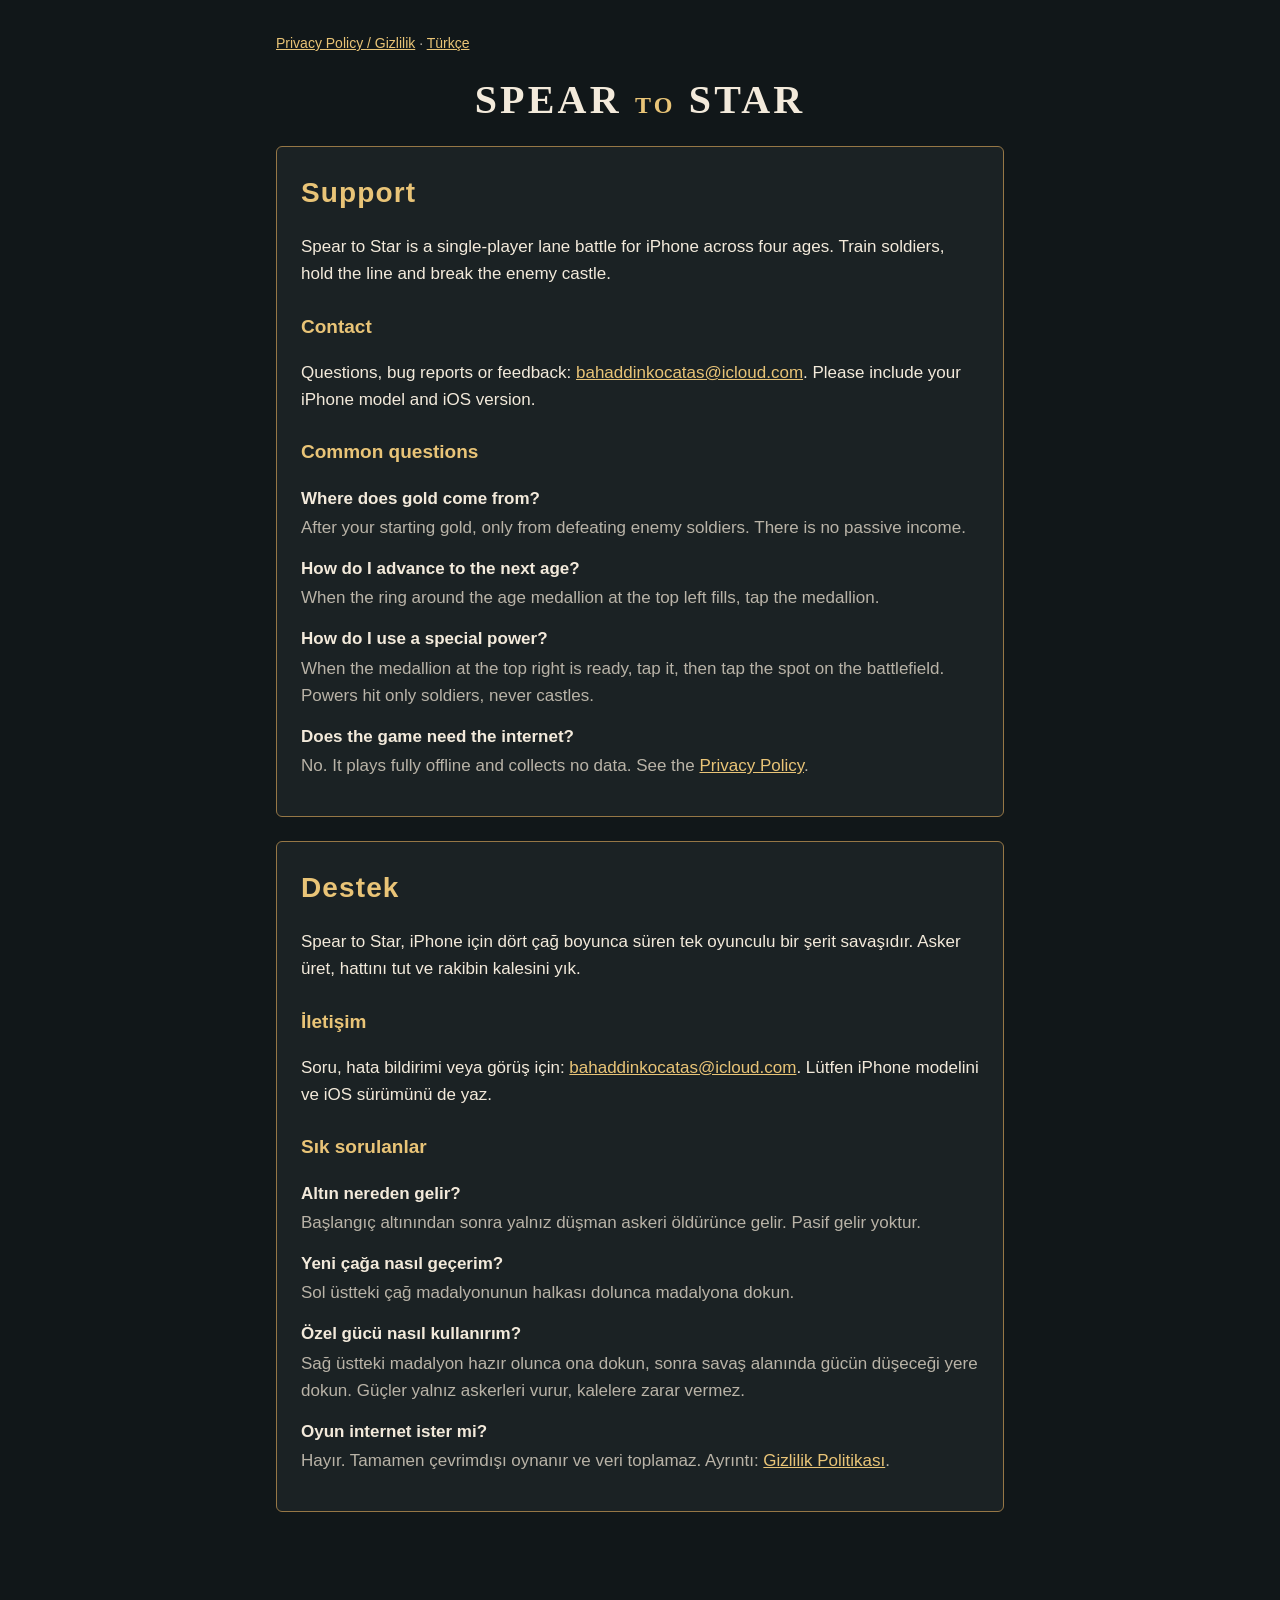
<file: index.html>
<!doctype html>
<html lang="en">
<head>
<meta charset="utf-8">
<meta name="viewport" content="width=device-width, initial-scale=1">
<title>Spear to Star — Support</title>
<link rel="stylesheet" href="style.css">
</head>
<body>
<main>
<p class="nav"><a href="privacy.html">Privacy Policy / Gizlilik</a> · <a href="#tr">Türkçe</a></p>
<p class="brand">Spear <span>to</span> Star</p>

<section lang="en">
<h1>Support</h1>
<p>Spear to Star is a single-player lane battle for iPhone across four ages. Train soldiers, hold the line and break the enemy castle.</p>
<h2>Contact</h2>
<p>Questions, bug reports or feedback: <a href="mailto:bahaddinkocatas@icloud.com">bahaddinkocatas@icloud.com</a>. Please include your iPhone model and iOS version.</p>
<h2>Common questions</h2>
<dl>
<dt>Where does gold come from?</dt>
<dd>After your starting gold, only from defeating enemy soldiers. There is no passive income.</dd>
<dt>How do I advance to the next age?</dt>
<dd>When the ring around the age medallion at the top left fills, tap the medallion.</dd>
<dt>How do I use a special power?</dt>
<dd>When the medallion at the top right is ready, tap it, then tap the spot on the battlefield. Powers hit only soldiers, never castles.</dd>
<dt>Does the game need the internet?</dt>
<dd>No. It plays fully offline and collects no data. See the <a href="privacy.html">Privacy Policy</a>.</dd>
</dl>
</section>

<section id="tr" lang="tr">
<h1>Destek</h1>
<p>Spear to Star, iPhone için dört çağ boyunca süren tek oyunculu bir şerit savaşıdır. Asker üret, hattını tut ve rakibin kalesini yık.</p>
<h2>İletişim</h2>
<p>Soru, hata bildirimi veya görüş için: <a href="mailto:bahaddinkocatas@icloud.com">bahaddinkocatas@icloud.com</a>. Lütfen iPhone modelini ve iOS sürümünü de yaz.</p>
<h2>Sık sorulanlar</h2>
<dl>
<dt>Altın nereden gelir?</dt>
<dd>Başlangıç altınından sonra yalnız düşman askeri öldürünce gelir. Pasif gelir yoktur.</dd>
<dt>Yeni çağa nasıl geçerim?</dt>
<dd>Sol üstteki çağ madalyonunun halkası dolunca madalyona dokun.</dd>
<dt>Özel gücü nasıl kullanırım?</dt>
<dd>Sağ üstteki madalyon hazır olunca ona dokun, sonra savaş alanında gücün düşeceği yere dokun. Güçler yalnız askerleri vurur, kalelere zarar vermez.</dd>
<dt>Oyun internet ister mi?</dt>
<dd>Hayır. Tamamen çevrimdışı oynanır ve veri toplamaz. Ayrıntı: <a href="privacy.html">Gizlilik Politikası</a>.</dd>
</dl>
</section>
</main>
</body>
</html>
</file>
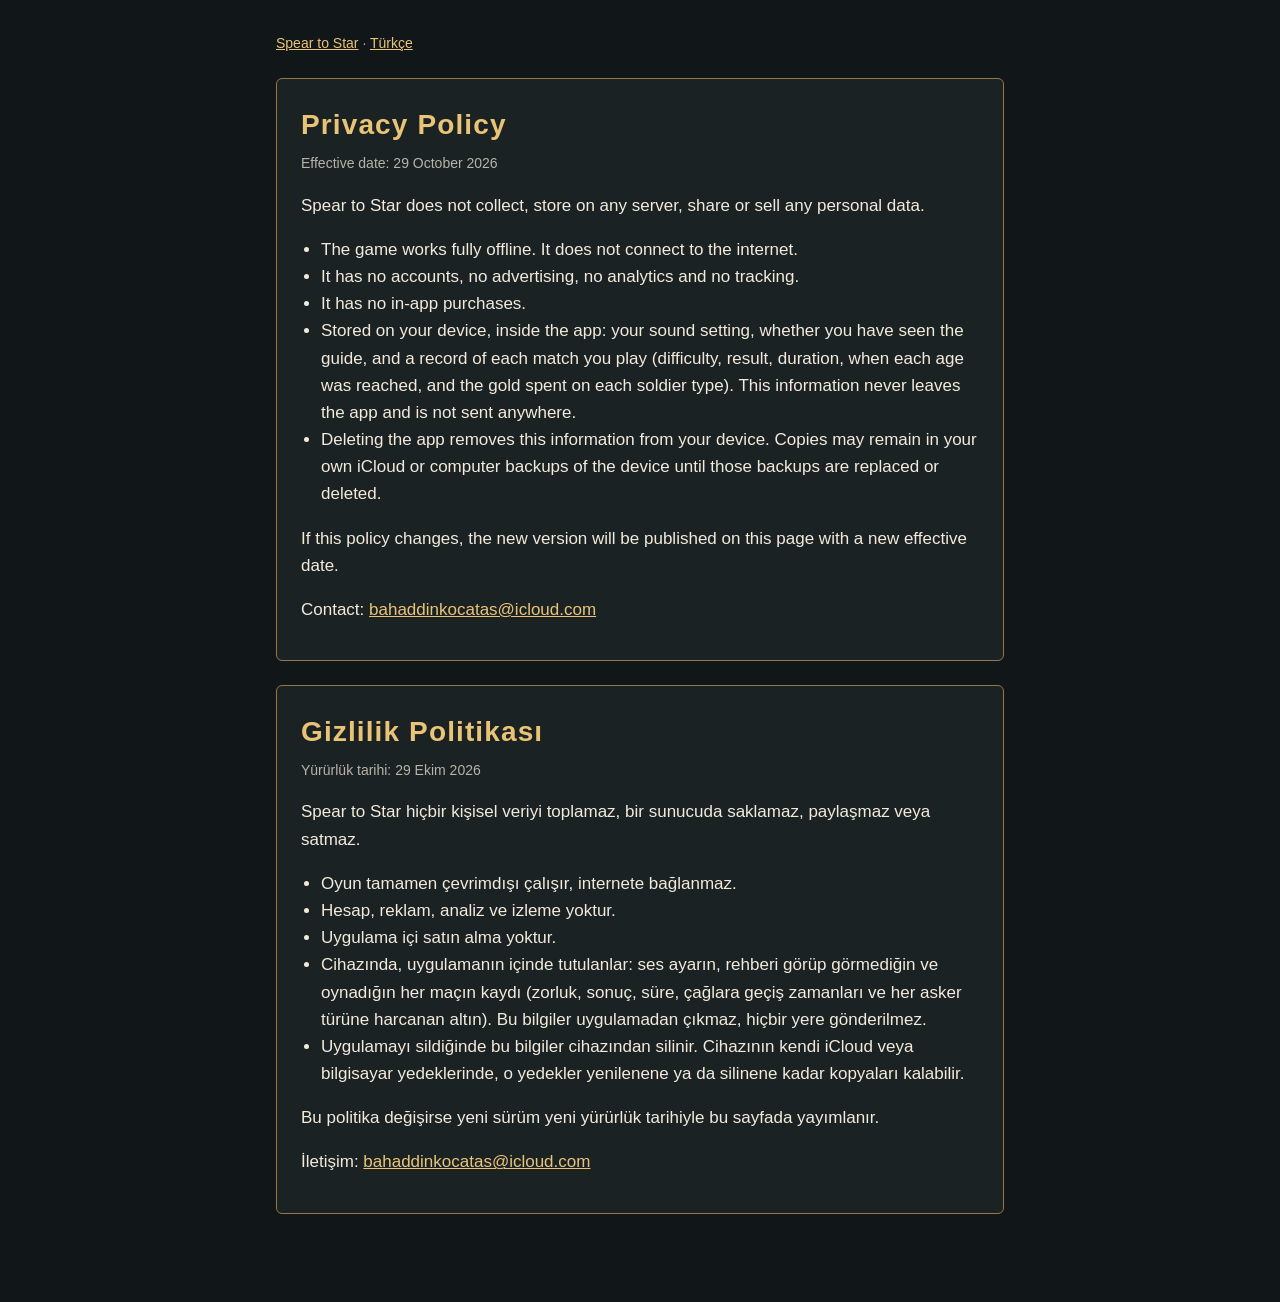
<file: privacy.html>
<!doctype html>
<html lang="en">
<head>
<meta charset="utf-8">
<meta name="viewport" content="width=device-width, initial-scale=1">
<title>Spear to Star — Privacy Policy</title>
<link rel="stylesheet" href="style.css">
</head>
<body>
<main>
<p class="nav"><a href="index.html">Spear to Star</a> · <a href="#tr">Türkçe</a></p>

<section lang="en">
<h1>Privacy Policy</h1>
<p class="meta">Effective date: 29 October 2026</p>
<p>Spear to Star does not collect, store on any server, share or sell any personal data.</p>
<ul>
<li>The game works fully offline. It does not connect to the internet.</li>
<li>It has no accounts, no advertising, no analytics and no tracking.</li>
<li>It has no in-app purchases.</li>
<li>Stored on your device, inside the app: your sound setting, whether you have seen the guide, and a record of each match you play (difficulty, result, duration, when each age was reached, and the gold spent on each soldier type). This information never leaves the app and is not sent anywhere.</li>
<li>Deleting the app removes this information from your device. Copies may remain in your own iCloud or computer backups of the device until those backups are replaced or deleted.</li>
</ul>
<p>If this policy changes, the new version will be published on this page with a new effective date.</p>
<p>Contact: <a href="mailto:bahaddinkocatas@icloud.com">bahaddinkocatas@icloud.com</a></p>
</section>

<section id="tr" lang="tr">
<h1>Gizlilik Politikası</h1>
<p class="meta">Yürürlük tarihi: 29 Ekim 2026</p>
<p>Spear to Star hiçbir kişisel veriyi toplamaz, bir sunucuda saklamaz, paylaşmaz veya satmaz.</p>
<ul>
<li>Oyun tamamen çevrimdışı çalışır, internete bağlanmaz.</li>
<li>Hesap, reklam, analiz ve izleme yoktur.</li>
<li>Uygulama içi satın alma yoktur.</li>
<li>Cihazında, uygulamanın içinde tutulanlar: ses ayarın, rehberi görüp görmediğin ve oynadığın her maçın kaydı (zorluk, sonuç, süre, çağlara geçiş zamanları ve her asker türüne harcanan altın). Bu bilgiler uygulamadan çıkmaz, hiçbir yere gönderilmez.</li>
<li>Uygulamayı sildiğinde bu bilgiler cihazından silinir. Cihazının kendi iCloud veya bilgisayar yedeklerinde, o yedekler yenilenene ya da silinene kadar kopyaları kalabilir.</li>
</ul>
<p>Bu politika değişirse yeni sürüm yeni yürürlük tarihiyle bu sayfada yayımlanır.</p>
<p>İletişim: <a href="mailto:bahaddinkocatas@icloud.com">bahaddinkocatas@icloud.com</a></p>
</section>
</main>
</body>
</html>
</file>
<file: style.css>
:root {
--iron: #111719;
--surface: #1b2224;
--brass: #967746;
--gold: #e9c477;
--text: #f3eadb;
--muted: #b9b3a7;
}
* { box-sizing: border-box; }
body {
margin: 0;
background: var(--iron);
color: var(--text);
font: 17px/1.6 -apple-system, BlinkMacSystemFont, "Segoe UI", Helvetica, Arial, sans-serif;
}
main { max-width: 760px; margin: 0 auto; padding: 32px 16px 64px; }
.nav { font-size: 14px; color: var(--muted); margin: 0 0 24px; }
a { color: var(--gold); }
.brand { text-align: center; margin: 8px 0 24px; font: 700 40px/1.1 "Trajan Pro", Georgia, "Times New Roman", serif; letter-spacing: 0.08em; text-transform: uppercase; color: var(--text); }
.brand span { color: var(--gold); font-size: 0.6em; }
section { background: var(--surface); border: 1px solid var(--brass); border-radius: 6px; padding: 8px 24px 20px; margin-bottom: 24px; }
h1 { color: var(--gold); font-size: 28px; letter-spacing: 0.04em; margin: 16px 0 4px; }
h2 { color: var(--gold); font-size: 19px; margin: 24px 0 4px; }
.meta { color: var(--muted); font-size: 14px; margin-top: 0; }
dt { font-weight: 600; margin-top: 14px; }
dd { margin: 2px 0 0; color: var(--muted); }
ul { padding-left: 20px; }
</file>
